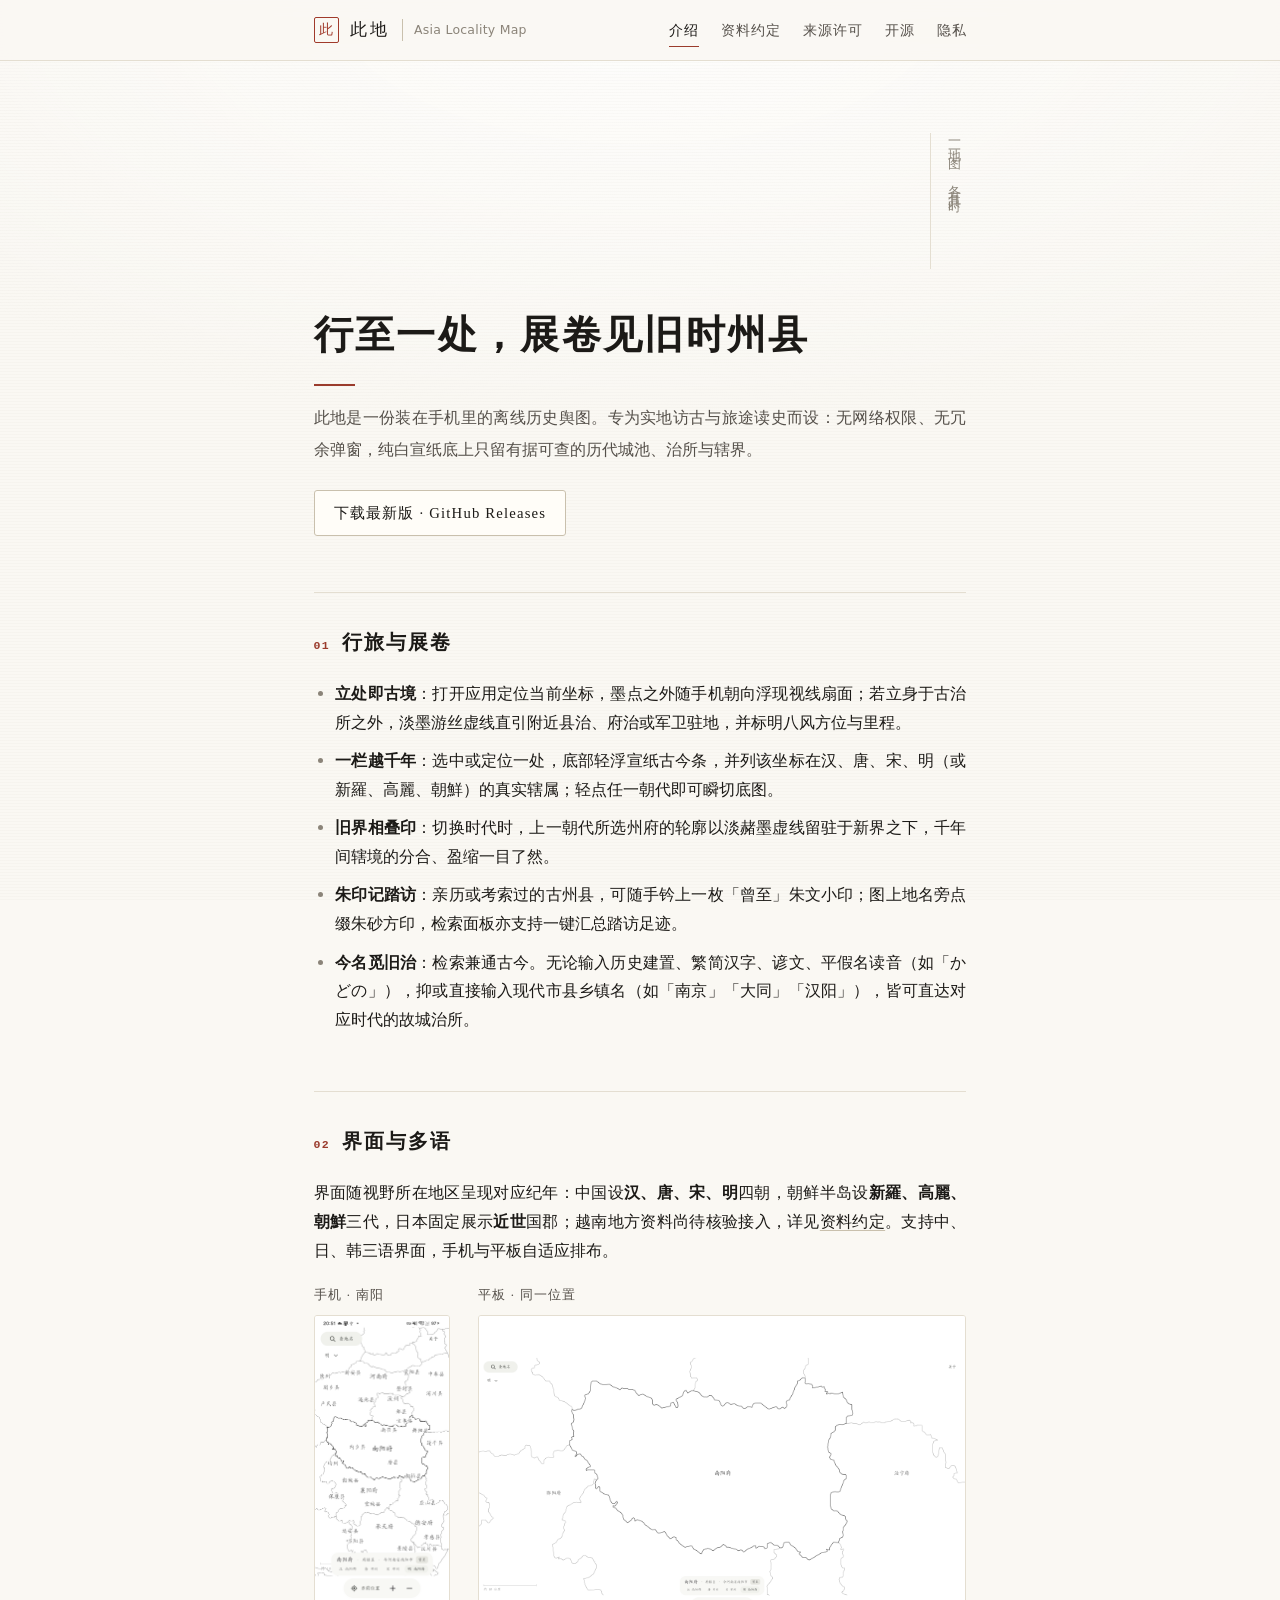
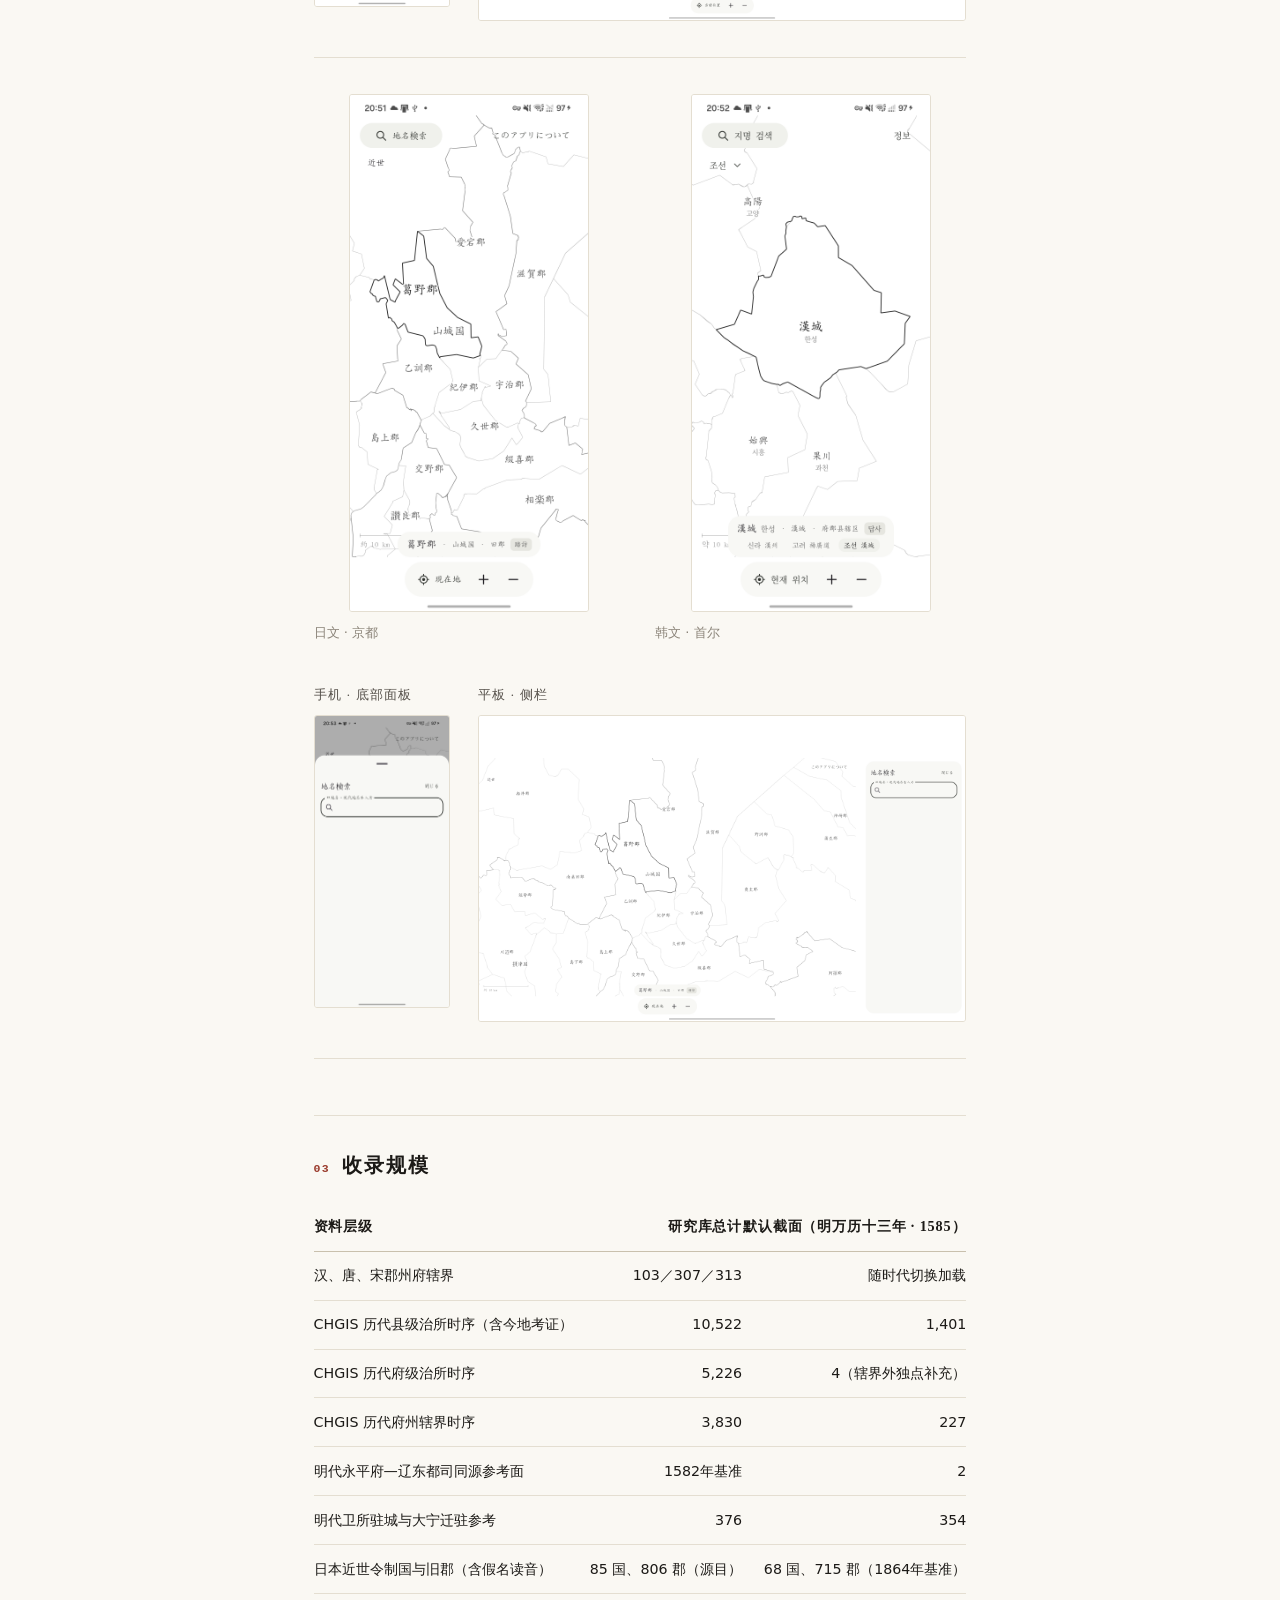
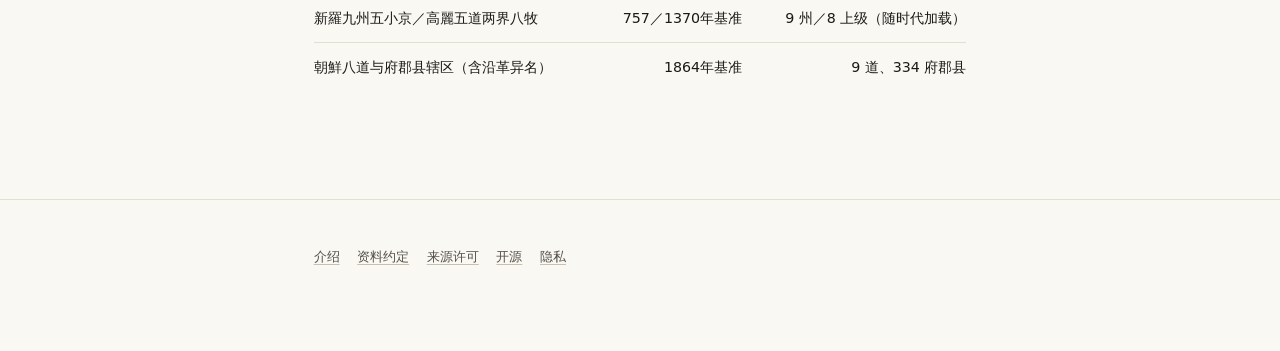
<file: docs/index.html>
<!DOCTYPE html>
<html lang="zh-Hans">
<head>
<meta charset="utf-8">
<meta name="viewport" content="width=device-width, initial-scale=1">
<title>此地 · Asia Locality Map</title>
<meta name="description" content="Android 离线历史地图应用。定位到当前位置，直接浏览当地的历史底图。支持中、日、韩界面。">
<meta property="og:type" content="website">
<meta property="og:site_name" content="此地 · Asia Locality Map">
<meta property="og:title" content="此地 · Asia Locality Map — 行至一处，展卷见旧时州县">
<meta property="og:description" content="Android 离线历史地图应用。无网络权限、宣纸墨线底图、古今沿革一栏可切，支持中、日、韩三语界面。">
<meta property="og:url" content="https://map.locality.asia/">
<meta property="og:image" content="https://map.locality.asia/assets/og-preview.png">
<meta property="og:image:width" content="1200">
<meta property="og:image:height" content="630">
<meta name="twitter:card" content="summary_large_image">
<meta name="twitter:title" content="此地 · Asia Locality Map — 行至一处，展卷见旧时州县">
<meta name="twitter:description" content="Android 离线历史地图应用。无网络权限、宣纸墨线底图、古今沿革一栏可切，支持中、日、韩三语界面。">
<meta name="twitter:image" content="https://map.locality.asia/assets/og-preview.png">
<link rel="stylesheet" href="assets/style.css">
</head>
<body>

<header class="site-header">
  <div class="wrap">
    <a class="brand" href="index.html">
      <span class="seal" aria-hidden="true">此</span>
      <span class="brand-text">此地</span>
      <span class="brand-sub">Asia Locality Map</span>
    </a>
    <nav class="site-nav">
      <a href="index.html" aria-current="page">介绍</a>
      <a href="product.html">资料约定</a>
      <a href="data-rights.html">来源许可</a>
      <a href="open-source.html">开源</a>
      <a href="privacy.html">隐私</a>
    </nav>
  </div>
</header>

<main>
  <div class="wrap">

    <p class="vertical-mark" aria-hidden="true">一地一图 · 各有其时</p>

    <h1>行至一处，展卷见旧时州县</h1>
    <p class="lede">此地是一份装在手机里的离线历史舆图。专为实地访古与旅途读史而设：无网络权限、无冗余弹窗，纯白宣纸底上只留有据可查的历代城池、治所与辖界。</p>
    <p class="actions">
      <a class="action-btn" href="https://github.com/yihtseu/AsiaLocalityMap/releases/latest" target="_blank" rel="noopener noreferrer">下载最新版 · GitHub Releases</a>
    </p>

    <h2><span class="idx">01</span>行旅与展卷</h2>
    <ul>
      <li><strong>立处即古境</strong>：打开应用定位当前坐标，墨点之外随手机朝向浮现视线扇面；若立身于古治所之外，淡墨游丝虚线直引附近县治、府治或军卫驻地，并标明八风方位与里程。</li>
      <li><strong>一栏越千年</strong>：选中或定位一处，底部轻浮宣纸古今条，并列该坐标在汉、唐、宋、明（或新羅、高麗、朝鮮）的真实辖属；轻点任一朝代即可瞬切底图。</li>
      <li><strong>旧界相叠印</strong>：切换时代时，上一朝代所选州府的轮廓以淡赭墨虚线留驻于新界之下，千年间辖境的分合、盈缩一目了然。</li>
      <li><strong>朱印记踏访</strong>：亲历或考索过的古州县，可随手钤上一枚「曾至」朱文小印；图上地名旁点缀朱砂方印，检索面板亦支持一键汇总踏访足迹。</li>
      <li><strong>今名觅旧治</strong>：检索兼通古今。无论输入历史建置、繁简汉字、谚文、平假名读音（如「かどの」），抑或直接输入现代市县乡镇名（如「南京」「大同」「汉阳」），皆可直达对应时代的故城治所。</li>
    </ul>

    <h2><span class="idx">02</span>界面与多语</h2>
    <p>界面随视野所在地区呈现对应纪年：中国设<strong>汉、唐、宋、明</strong>四朝，朝鲜半岛设<strong>新羅、高麗、朝鮮</strong>三代，日本固定展示<strong>近世</strong>国郡；越南地方资料尚待核验接入，详见<a href="product.html">资料约定</a>。支持中、日、韩三语界面，手机与平板自适应排布。</p>

    <div class="device-pair">
      <figure class="phone-shot">
        <span class="device-tag">手机 · 南阳</span>
        <img src="assets/screenshots/phone-zh-Hans-map.png" alt="手机中文界面，地图停留在南阳附近，标注南阳县" loading="lazy">
      </figure>
      <figure>
        <span class="device-tag">平板 · 同一位置</span>
        <img src="assets/screenshots/tablet-zh-Hans-map.png" alt="平板中文界面，地图停留在南阳附近" loading="lazy">
      </figure>
    </div>

    <div class="shot-group">
      <figure class="phone-shot">
        <img src="assets/screenshots/phone-ja-map.png" alt="日文界面手机地图，京都" loading="lazy">
        <figcaption>日文 · 京都</figcaption>
      </figure>
      <figure class="phone-shot">
        <img src="assets/screenshots/phone-ko-map.png" alt="韩文界面手机地图，首尔" loading="lazy">
        <figcaption>韩文 · 首尔</figcaption>
      </figure>
    </div>

    <div class="device-pair">
      <figure class="phone-shot">
        <span class="device-tag">手机 · 底部面板</span>
        <img src="assets/screenshots/phone-ja-search.png" alt="手机日文界面，底部检索面板展开" loading="lazy">
      </figure>
      <figure>
        <span class="device-tag">平板 · 侧栏</span>
        <img src="assets/screenshots/tablet-ja-search.png" alt="平板日文界面，检索以侧栏展开" loading="lazy">
      </figure>
    </div>

    <h2><span class="idx">03</span>收录规模</h2>

    <div class="table-scroll">
      <table>
        <thead>
          <tr>
            <th>资料层级</th>
            <th class="num">研究库总计</th>
            <th class="num">默认截面（明万历十三年 · 1585）</th>
          </tr>
        </thead>
        <tbody>
          <tr><td>汉、唐、宋郡州府辖界</td><td class="num">103／307／313</td><td class="num">随时代切换加载</td></tr>
          <tr><td>CHGIS 历代县级治所时序（含今地考证）</td><td class="num">10,522</td><td class="num">1,401</td></tr>
          <tr><td>CHGIS 历代府级治所时序</td><td class="num">5,226</td><td class="num">4（辖界外独点补充）</td></tr>
          <tr><td>CHGIS 历代府州辖界时序</td><td class="num">3,830</td><td class="num">227</td></tr>
          <tr><td>明代永平府—辽东都司同源参考面</td><td class="num">1582年基准</td><td class="num">2</td></tr>
          <tr><td>明代卫所驻城与大宁迁驻参考</td><td class="num">376</td><td class="num">354</td></tr>
          <tr><td>日本近世令制国与旧郡（含假名读音）</td><td class="num">85 国、806 郡（源目）</td><td class="num">68 国、715 郡（1864年基准）</td></tr>
          <tr><td>新羅九州五小京／高麗五道两界八牧</td><td class="num">757／1370年基准</td><td class="num">9 州／8 上级（随时代加载）</td></tr>
          <tr><td>朝鮮八道与府郡县辖区（含沿革异名）</td><td class="num">1864年基准</td><td class="num">9 道、334 府郡县</td></tr>
        </tbody>
      </table>
    </div>

  </div>
</main>

<footer class="site-footer">
  <div class="wrap">
    <nav>
      <a href="index.html">介绍</a>
      <a href="product.html">资料约定</a>
      <a href="data-rights.html">来源许可</a>
      <a href="open-source.html">开源</a>
      <a href="privacy.html">隐私</a>
    </nav>
  </div>
</footer>

</body>
</html>
</file>
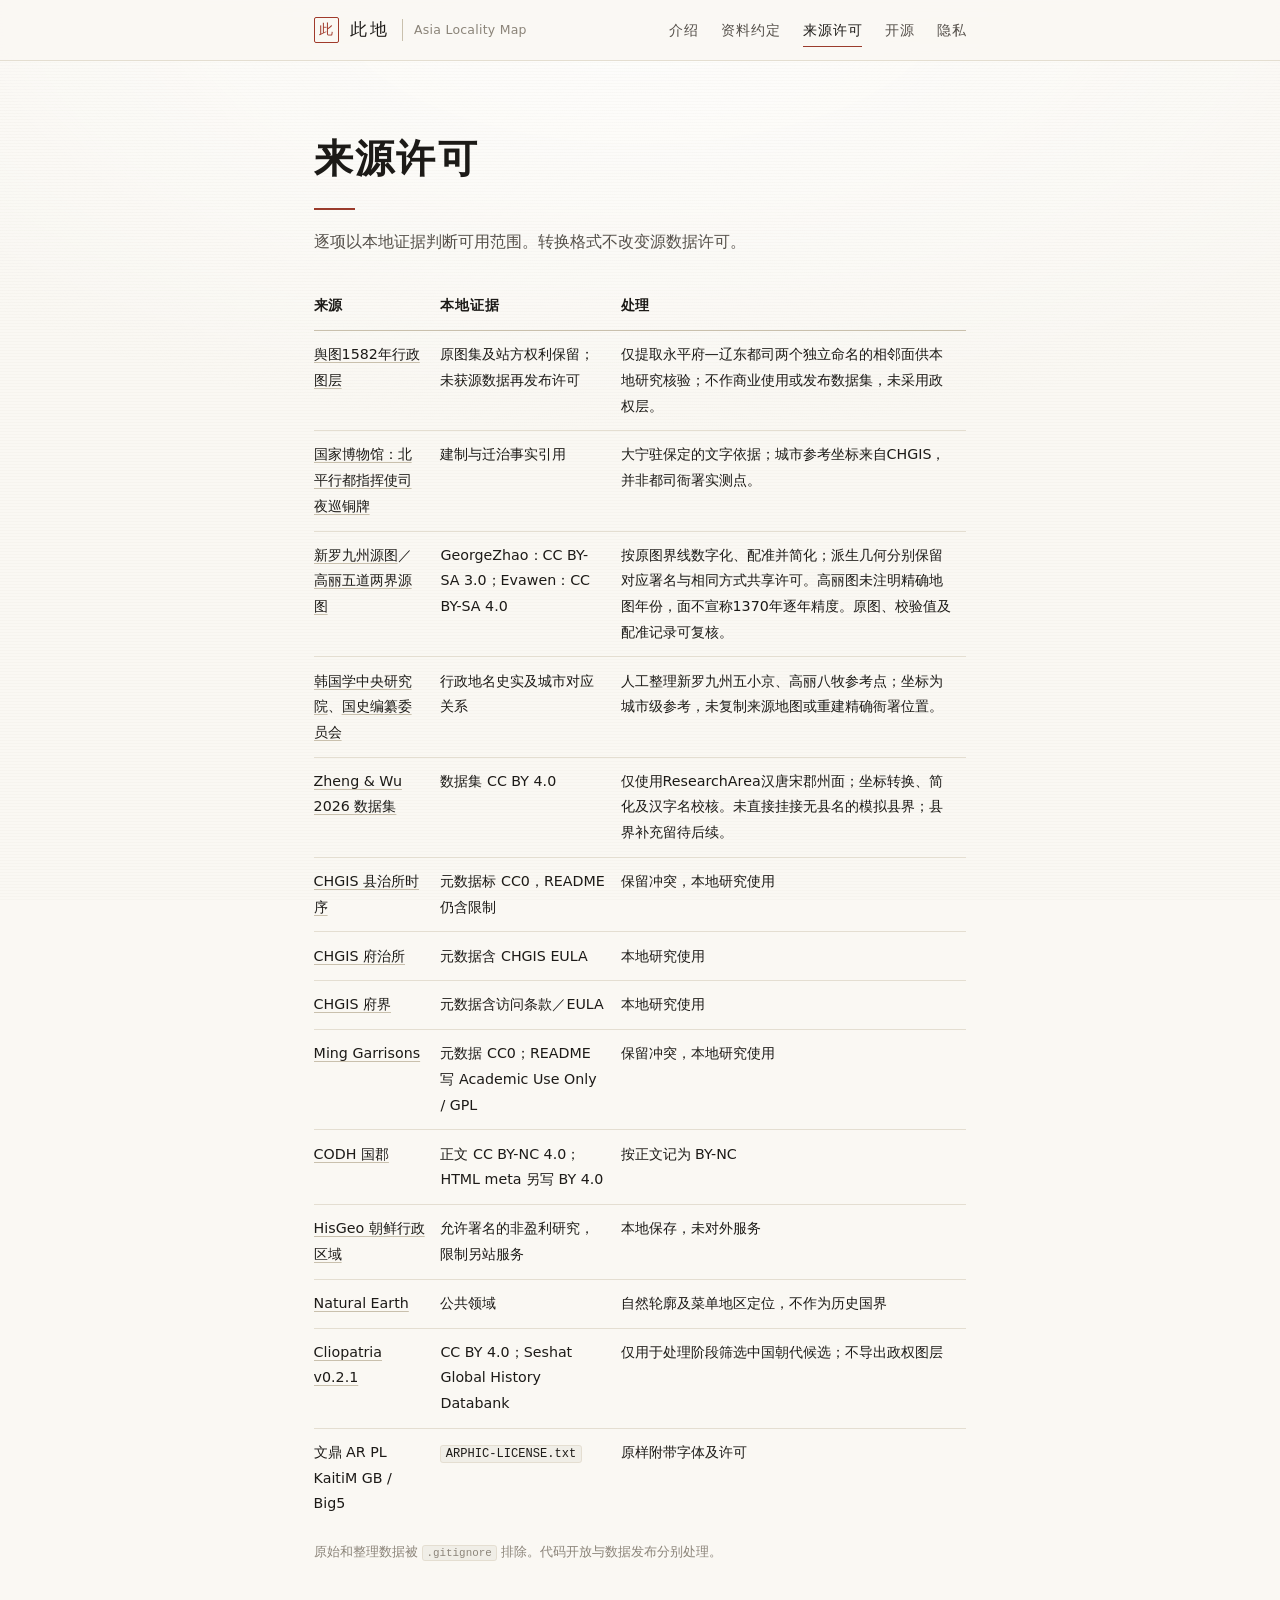
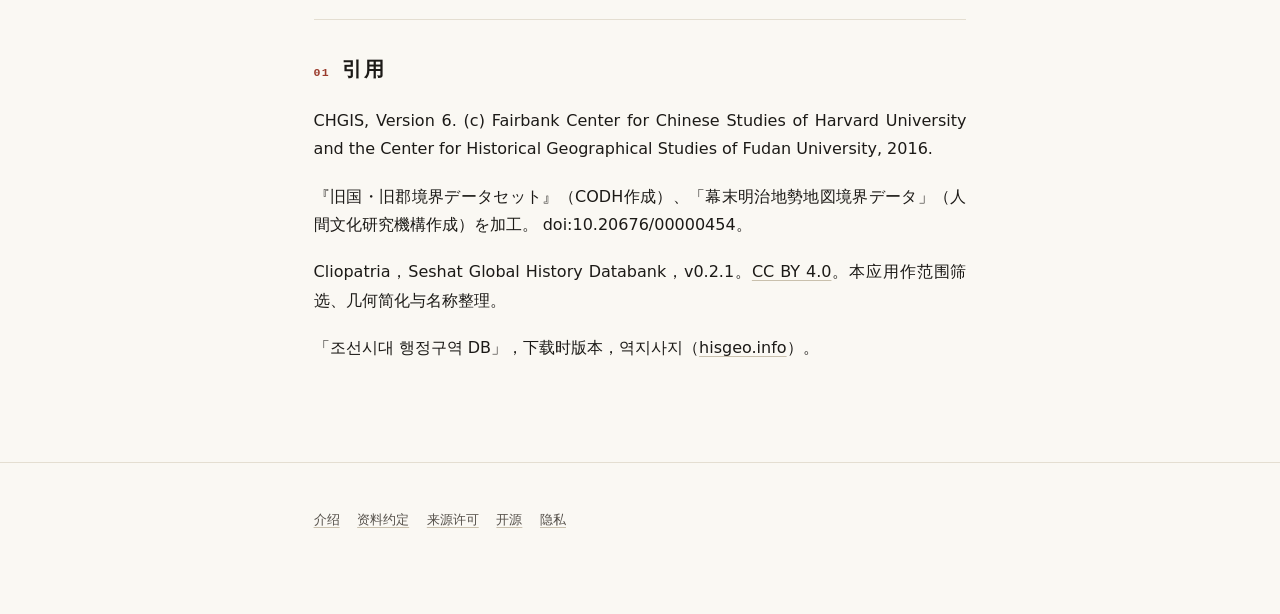
<file: docs/data-rights.html>
<!DOCTYPE html>
<html lang="zh-Hans">
<head>
<meta charset="utf-8">
<meta name="viewport" content="width=device-width, initial-scale=1">
<title>来源许可 — 此地 · Asia Locality Map</title>
<meta name="description" content="此地使用的历史地理数据逐项许可记录与引用格式。">
<meta property="og:type" content="website">
<meta property="og:site_name" content="此地 · Asia Locality Map">
<meta property="og:title" content="来源许可 — 此地 · Asia Locality Map">
<meta property="og:description" content="此地使用的历史地理数据逐项许可记录与引用格式。">
<meta property="og:url" content="https://map.locality.asia/data-rights.html">
<meta property="og:image" content="https://map.locality.asia/assets/og-preview.png">
<meta property="og:image:width" content="1200">
<meta property="og:image:height" content="630">
<meta name="twitter:card" content="summary_large_image">
<meta name="twitter:title" content="来源许可 — 此地 · Asia Locality Map">
<meta name="twitter:description" content="此地使用的历史地理数据逐项许可记录与引用格式。">
<meta name="twitter:image" content="https://map.locality.asia/assets/og-preview.png">
<link rel="stylesheet" href="assets/style.css">
</head>
<body>

<header class="site-header">
  <div class="wrap">
    <a class="brand" href="index.html">
      <span class="seal" aria-hidden="true">此</span>
      <span class="brand-text">此地</span>
      <span class="brand-sub">Asia Locality Map</span>
    </a>
    <nav class="site-nav">
      <a href="index.html">介绍</a>
      <a href="product.html">资料约定</a>
      <a href="data-rights.html" aria-current="page">来源许可</a>
      <a href="open-source.html">开源</a>
      <a href="privacy.html">隐私</a>
    </nav>
  </div>
</header>

<main>
  <div class="wrap">
    <h1>来源许可</h1>
    <p class="lede">逐项以本地证据判断可用范围。转换格式不改变源数据许可。</p>

    <div class="table-scroll">
      <table>
        <thead>
          <tr>
            <th>来源</th>
            <th>本地证据</th>
            <th>处理</th>
          </tr>
        </thead>
        <tbody>
          <tr><td><a href="https://geojsoncn.com/cn-historical-atlas/#f=ming">舆图1582年行政图层</a></td><td>原图集及站方权利保留；未获源数据再发布许可</td><td>仅提取永平府—辽东都司两个独立命名的相邻面供本地研究核验；不作商业使用或发布数据集，未采用政权层。</td></tr>
          <tr><td><a href="https://www.chnmuseum.cn/zp/zpml/csp/202008/t20200826_247448.shtml">国家博物馆：北平行都指挥使司夜巡铜牌</a></td><td>建制与迁治事实引用</td><td>大宁驻保定的文字依据；城市参考坐标来自CHGIS，并非都司衙署实测点。</td></tr>
          <tr><td><a href="https://commons.wikimedia.org/wiki/File:统一新罗图(Unified_Silla).jpg">新罗九州源图</a>／<a href="https://commons.wikimedia.org/wiki/File:高丽五道两界图.jpg">高丽五道两界源图</a></td><td>GeorgeZhao：CC BY-SA 3.0；Evawen：CC BY-SA 4.0</td><td>按原图界线数字化、配准并简化；派生几何分别保留对应署名与相同方式共享许可。高丽图未注明精确地图年份，面不宣称1370年逐年精度。原图、校验值及配准记录可复核。</td></tr>
          <tr><td><a href="https://encykorea.aks.ac.kr/Article/E0006042">韩国学中央研究院</a>、<a href="https://contents.history.go.kr/front/ta/webBook.do?levelId=ta_p51_0030_0020_0020_0010">国史编纂委员会</a></td><td>行政地名史实及城市对应关系</td><td>人工整理新罗九州五小京、高丽八牧参考点；坐标为城市级参考，未复制来源地图或重建精确衙署位置。</td></tr>
          <tr><td><a href="https://doi.org/10.6084/m9.figshare.30518417">Zheng &amp; Wu 2026 数据集</a></td><td>数据集 CC BY 4.0</td><td>仅使用ResearchArea汉唐宋郡州面；坐标转换、简化及汉字名校核。未直接挂接无县名的模拟县界；县界补充留待后续。</td></tr>
          <tr>
            <td><a href="https://doi.org/10.7910/DVN/Q9VOF5">CHGIS 县治所时序</a></td>
            <td>元数据标 CC0，README 仍含限制</td>
            <td>保留冲突，本地研究使用</td>
          </tr>
          <tr>
            <td><a href="https://doi.org/10.7910/DVN/WW1PD6">CHGIS 府治所</a></td>
            <td>元数据含 CHGIS EULA</td>
            <td>本地研究使用</td>
          </tr>
          <tr>
            <td><a href="https://doi.org/10.7910/DVN/I0Q7SM">CHGIS 府界</a></td>
            <td>元数据含访问条款／EULA</td>
            <td>本地研究使用</td>
          </tr>
          <tr>
            <td><a href="https://doi.org/10.7910/DVN/5RUXK8">Ming Garrisons</a></td>
            <td>元数据 CC0；README 写 Academic Use Only / GPL</td>
            <td>保留冲突，本地研究使用</td>
          </tr>
          <tr>
            <td><a href="https://geoshape.ex.nii.ac.jp/kg/">CODH 国郡</a></td>
            <td>正文 CC BY-NC 4.0；HTML meta 另写 BY 4.0</td>
            <td>按正文记为 BY-NC</td>
          </tr>
          <tr>
            <td><a href="https://www.hisgeo.info/wiki/%EC%A1%BC%EC%84%A0_%ED%96%89%EC%A0%95%EA%B3%84%EC%9C%A0_DB">HisGeo 朝鲜行政区域</a></td>
            <td>允许署名的非盈利研究，限制另站服务</td>
            <td>本地保存，未对外服务</td>
          </tr>
          <tr>
            <td><a href="https://www.naturalearthdata.com/about/terms-of-use/">Natural Earth</a></td>
            <td>公共领域</td>
            <td>自然轮廓及菜单地区定位，不作为历史国界</td>
          </tr>
          <tr>
            <td><a href="https://github.com/Seshat-Global-History-Databank/cliopatria/tree/v0.2.1">Cliopatria v0.2.1</a></td>
            <td>CC BY 4.0；Seshat Global History Databank</td>
            <td>仅用于处理阶段筛选中国朝代候选；不导出政权图层</td>
          </tr>
          <tr>
            <td>文鼎 AR PL KaitiM GB / Big5</td>
            <td><code>ARPHIC-LICENSE.txt</code></td>
            <td>原样附带字体及许可</td>
          </tr>
        </tbody>
        <caption>原始和整理数据被 <code>.gitignore</code> 排除。代码开放与数据发布分别处理。</caption>
      </table>
    </div>

    <h2><span class="idx">01</span>引用</h2>
    <p>
      CHGIS, Version 6. (c) Fairbank Center for Chinese Studies of Harvard University
      and the Center for Historical Geographical Studies of Fudan University, 2016.
    </p>
    <p>
      『旧国・旧郡境界データセット』（CODH作成）、「幕末明治地勢地図境界データ」（人間文化研究機構作成）を加工。
      doi:10.20676/00000454。
    </p>
    <p>Cliopatria，Seshat Global History Databank，v0.2.1。<a href="https://creativecommons.org/licenses/by/4.0/">CC BY 4.0</a>。本应用作范围筛选、几何简化与名称整理。</p>
    <p>「조선시대 행정구역 DB」，下载时版本，역지사지（<a href="https://www.hisgeo.info">hisgeo.info</a>）。</p>

  </div>
</main>

<footer class="site-footer">
  <div class="wrap">
    <nav>
      <a href="index.html">介绍</a>
      <a href="product.html">资料约定</a>
      <a href="data-rights.html">来源许可</a>
      <a href="open-source.html">开源</a>
      <a href="privacy.html">隐私</a>
    </nav>
  </div>
</footer>

</body>
</html>
</file>
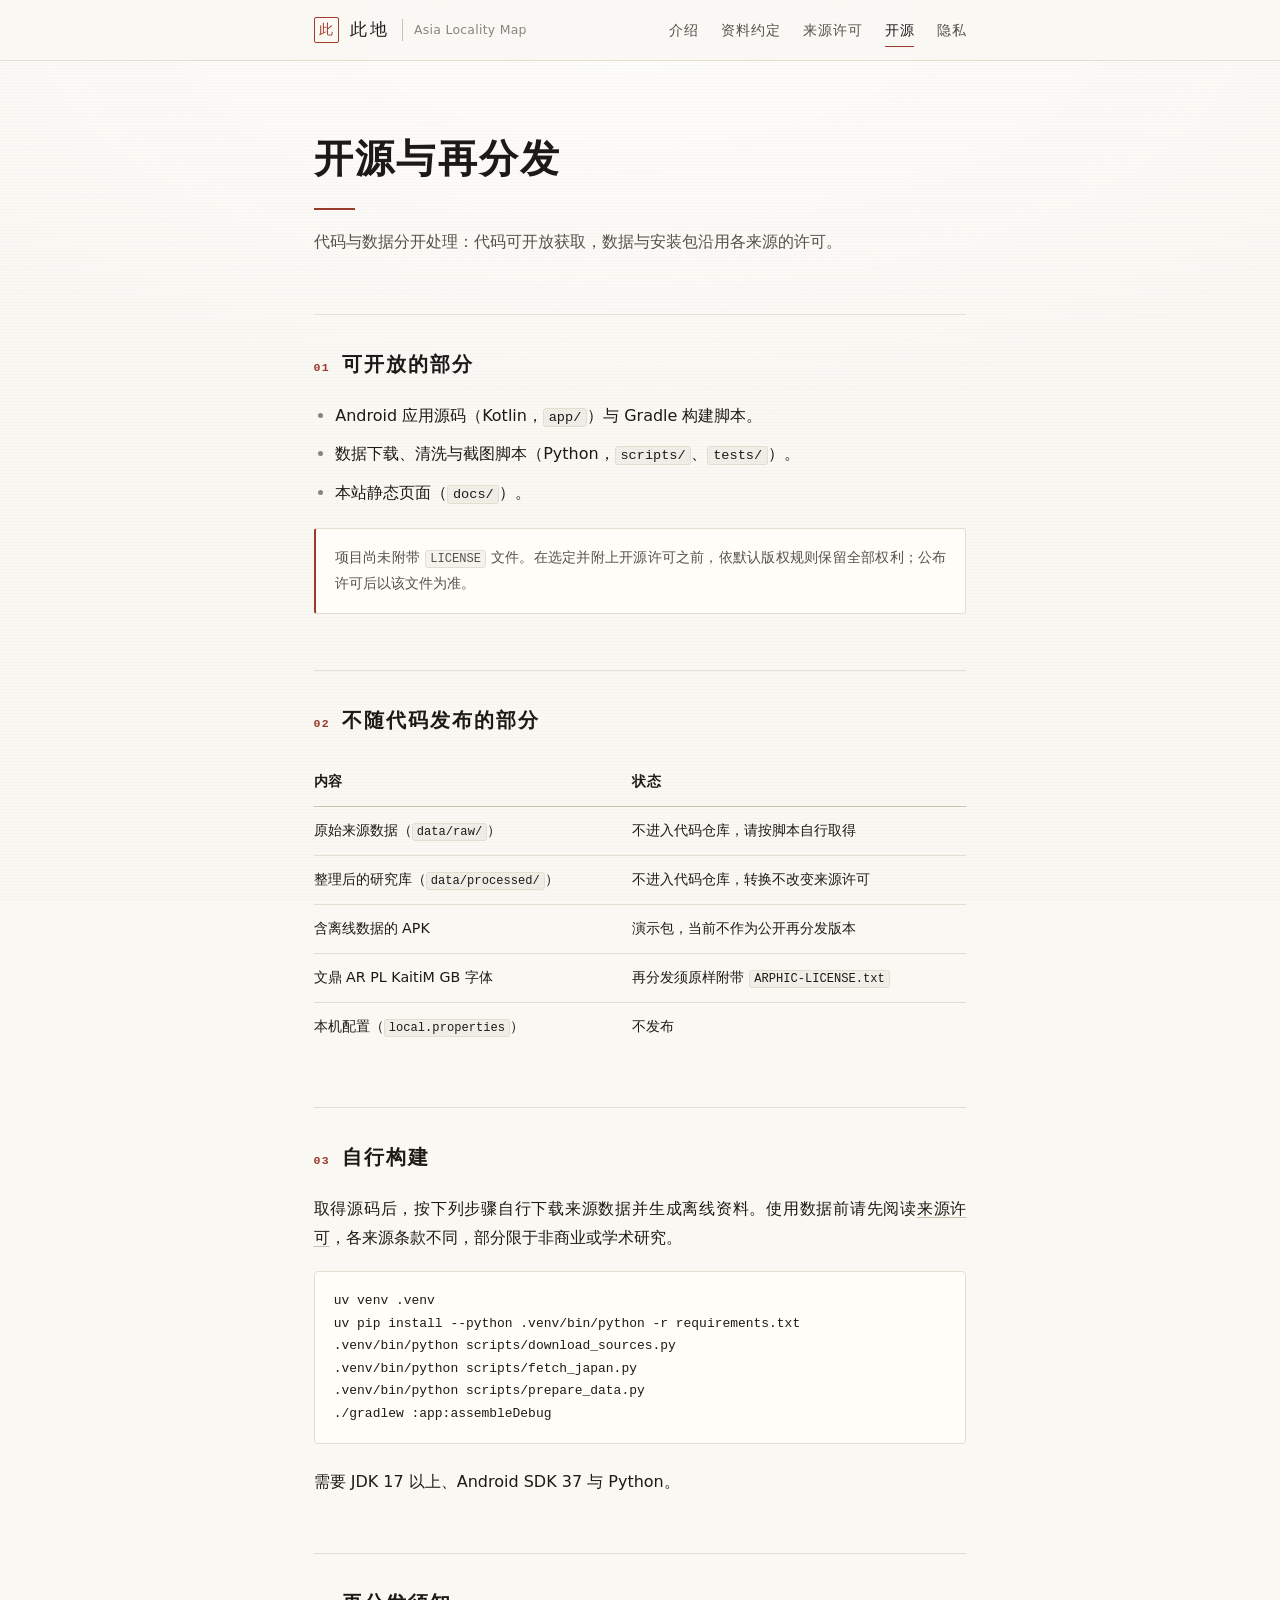
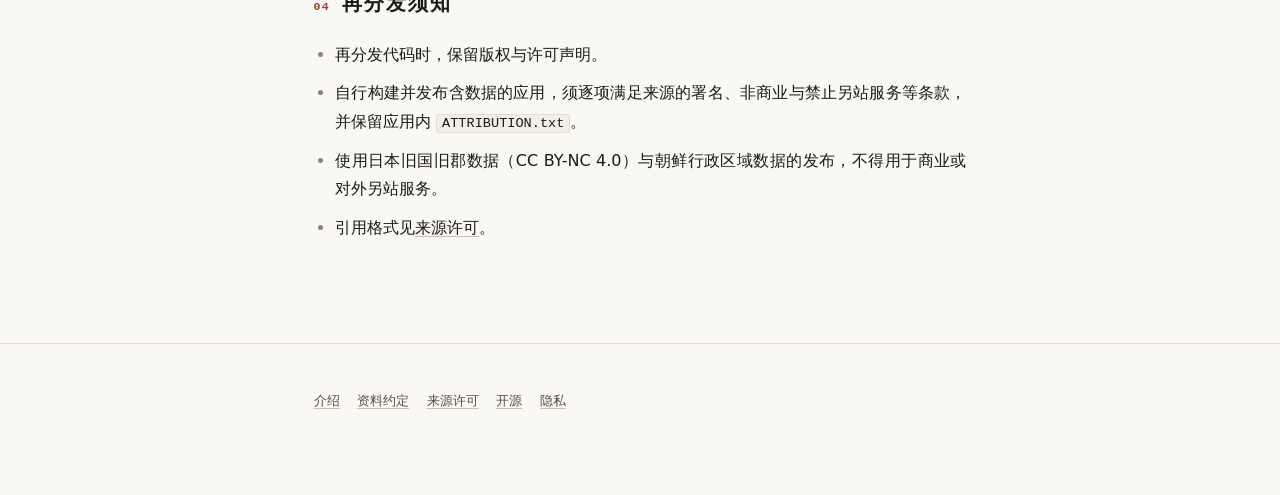
<file: docs/open-source.html>
<!DOCTYPE html>
<html lang="zh-Hans">
<head>
<meta charset="utf-8">
<meta name="viewport" content="width=device-width, initial-scale=1">
<title>开源与再分发 — 此地 · Asia Locality Map</title>
<meta name="description" content="此地代码的开放范围，以及数据、字体与安装包的再分发限制。">
<meta property="og:type" content="website">
<meta property="og:site_name" content="此地 · Asia Locality Map">
<meta property="og:title" content="开源与再分发 — 此地 · Asia Locality Map">
<meta property="og:description" content="此地代码的开放范围，以及数据、字体与安装包的再分发限制。">
<meta property="og:url" content="https://map.locality.asia/open-source.html">
<meta property="og:image" content="https://map.locality.asia/assets/og-preview.png">
<meta property="og:image:width" content="1200">
<meta property="og:image:height" content="630">
<meta name="twitter:card" content="summary_large_image">
<meta name="twitter:title" content="开源与再分发 — 此地 · Asia Locality Map">
<meta name="twitter:description" content="此地代码的开放范围，以及数据、字体与安装包的再分发限制。">
<meta name="twitter:image" content="https://map.locality.asia/assets/og-preview.png">
<link rel="stylesheet" href="assets/style.css">
</head>
<body>

<header class="site-header">
  <div class="wrap">
    <a class="brand" href="index.html">
      <span class="seal" aria-hidden="true">此</span>
      <span class="brand-text">此地</span>
      <span class="brand-sub">Asia Locality Map</span>
    </a>
    <nav class="site-nav">
      <a href="index.html">介绍</a>
      <a href="product.html">资料约定</a>
      <a href="data-rights.html">来源许可</a>
      <a href="open-source.html" aria-current="page">开源</a>
      <a href="privacy.html">隐私</a>
    </nav>
  </div>
</header>

<main>
  <div class="wrap">
    <h1>开源与再分发</h1>
    <p class="lede">代码与数据分开处理：代码可开放获取，数据与安装包沿用各来源的许可。</p>

    <h2><span class="idx">01</span>可开放的部分</h2>
    <ul>
      <li>Android 应用源码（Kotlin，<code>app/</code>）与 Gradle 构建脚本。</li>
      <li>数据下载、清洗与截图脚本（Python，<code>scripts/</code>、<code>tests/</code>）。</li>
      <li>本站静态页面（<code>docs/</code>）。</li>
    </ul>
    <div class="note">
      <p>项目尚未附带 <code>LICENSE</code> 文件。在选定并附上开源许可之前，依默认版权规则保留全部权利；公布许可后以该文件为准。</p>
    </div>

    <h2><span class="idx">02</span>不随代码发布的部分</h2>
    <div class="table-scroll">
      <table>
        <thead>
          <tr><th>内容</th><th>状态</th></tr>
        </thead>
        <tbody>
          <tr><td>原始来源数据（<code>data/raw/</code>）</td><td>不进入代码仓库，请按脚本自行取得</td></tr>
          <tr><td>整理后的研究库（<code>data/processed/</code>）</td><td>不进入代码仓库，转换不改变来源许可</td></tr>
          <tr><td>含离线数据的 APK</td><td>演示包，当前不作为公开再分发版本</td></tr>
          <tr><td>文鼎 AR PL KaitiM GB 字体</td><td>再分发须原样附带 <code>ARPHIC-LICENSE.txt</code></td></tr>
          <tr><td>本机配置（<code>local.properties</code>）</td><td>不发布</td></tr>
        </tbody>
      </table>
    </div>

    <h2><span class="idx">03</span>自行构建</h2>
    <p>取得源码后，按下列步骤自行下载来源数据并生成离线资料。使用数据前请先阅读<a href="data-rights.html">来源许可</a>，各来源条款不同，部分限于非商业或学术研究。</p>
    <pre><code>uv venv .venv
uv pip install --python .venv/bin/python -r requirements.txt
.venv/bin/python scripts/download_sources.py
.venv/bin/python scripts/fetch_japan.py
.venv/bin/python scripts/prepare_data.py
./gradlew :app:assembleDebug</code></pre>
    <p>需要 JDK 17 以上、Android SDK 37 与 Python。</p>

    <h2><span class="idx">04</span>再分发须知</h2>
    <ul>
      <li>再分发代码时，保留版权与许可声明。</li>
      <li>自行构建并发布含数据的应用，须逐项满足来源的署名、非商业与禁止另站服务等条款，并保留应用内 <code>ATTRIBUTION.txt</code>。</li>
      <li>使用日本旧国旧郡数据（CC BY-NC 4.0）与朝鲜行政区域数据的发布，不得用于商业或对外另站服务。</li>
      <li>引用格式见<a href="data-rights.html">来源许可</a>。</li>
    </ul>
  </div>
</main>

<footer class="site-footer">
  <div class="wrap">
    <nav>
      <a href="index.html">介绍</a>
      <a href="product.html">资料约定</a>
      <a href="data-rights.html">来源许可</a>
      <a href="open-source.html">开源</a>
      <a href="privacy.html">隐私</a>
    </nav>
  </div>
</footer>

</body>
</html>
</file>
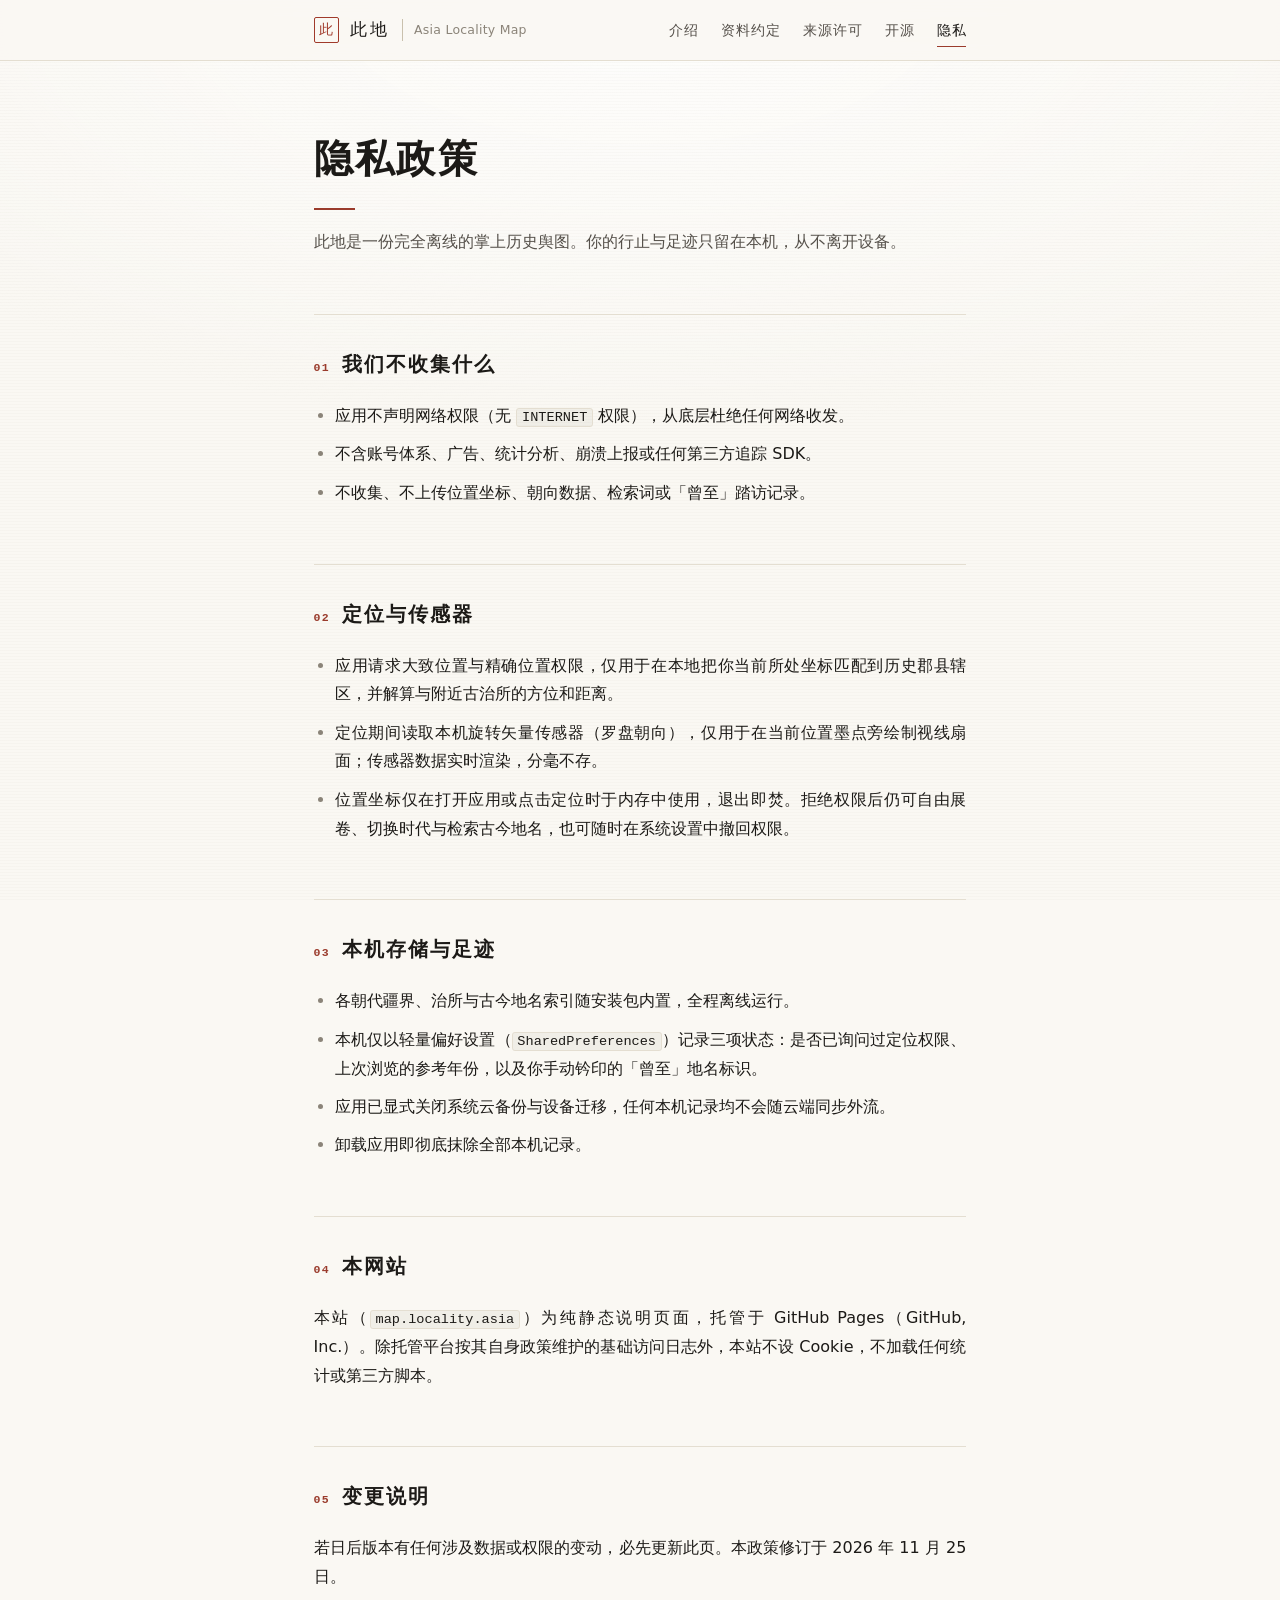
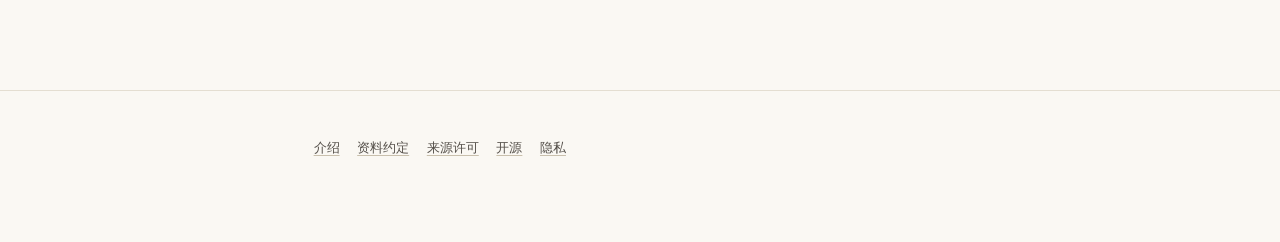
<file: docs/privacy.html>
<!DOCTYPE html>
<html lang="zh-Hans">
<head>
<meta charset="utf-8">
<meta name="viewport" content="width=device-width, initial-scale=1">
<title>隐私政策 — 此地 · Asia Locality Map</title>
<meta name="description" content="此地不联网、不收集、不上传：定位仅在本机用于匹配历史地名。">
<meta property="og:type" content="website">
<meta property="og:site_name" content="此地 · Asia Locality Map">
<meta property="og:title" content="隐私政策 — 此地 · Asia Locality Map">
<meta property="og:description" content="此地不联网、不收集、不上传：定位仅在本机用于匹配历史地名。">
<meta property="og:url" content="https://map.locality.asia/privacy.html">
<meta property="og:image" content="https://map.locality.asia/assets/og-preview.png">
<meta property="og:image:width" content="1200">
<meta property="og:image:height" content="630">
<meta name="twitter:card" content="summary_large_image">
<meta name="twitter:title" content="隐私政策 — 此地 · Asia Locality Map">
<meta name="twitter:description" content="此地不联网、不收集、不上传：定位仅在本机用于匹配历史地名。">
<meta name="twitter:image" content="https://map.locality.asia/assets/og-preview.png">
<link rel="stylesheet" href="assets/style.css">
</head>
<body>

<header class="site-header">
  <div class="wrap">
    <a class="brand" href="index.html">
      <span class="seal" aria-hidden="true">此</span>
      <span class="brand-text">此地</span>
      <span class="brand-sub">Asia Locality Map</span>
    </a>
    <nav class="site-nav">
      <a href="index.html">介绍</a>
      <a href="product.html">资料约定</a>
      <a href="data-rights.html">来源许可</a>
      <a href="open-source.html">开源</a>
      <a href="privacy.html" aria-current="page">隐私</a>
    </nav>
  </div>
</header>

<main>
  <div class="wrap">
    <h1>隐私政策</h1>
    <p class="lede">此地是一份完全离线的掌上历史舆图。你的行止与足迹只留在本机，从不离开设备。</p>

    <h2><span class="idx">01</span>我们不收集什么</h2>
    <ul>
      <li>应用不声明网络权限（无 <code>INTERNET</code> 权限），从底层杜绝任何网络收发。</li>
      <li>不含账号体系、广告、统计分析、崩溃上报或任何第三方追踪 SDK。</li>
      <li>不收集、不上传位置坐标、朝向数据、检索词或「曾至」踏访记录。</li>
    </ul>

    <h2><span class="idx">02</span>定位与传感器</h2>
    <ul>
      <li>应用请求大致位置与精确位置权限，仅用于在本地把你当前所处坐标匹配到历史郡县辖区，并解算与附近古治所的方位和距离。</li>
      <li>定位期间读取本机旋转矢量传感器（罗盘朝向），仅用于在当前位置墨点旁绘制视线扇面；传感器数据实时渲染，分毫不存。</li>
      <li>位置坐标仅在打开应用或点击定位时于内存中使用，退出即焚。拒绝权限后仍可自由展卷、切换时代与检索古今地名，也可随时在系统设置中撤回权限。</li>
    </ul>

    <h2><span class="idx">03</span>本机存储与足迹</h2>
    <ul>
      <li>各朝代疆界、治所与古今地名索引随安装包内置，全程离线运行。</li>
      <li>本机仅以轻量偏好设置（<code>SharedPreferences</code>）记录三项状态：是否已询问过定位权限、上次浏览的参考年份，以及你手动钤印的「曾至」地名标识。</li>
      <li>应用已显式关闭系统云备份与设备迁移，任何本机记录均不会随云端同步外流。</li>
      <li>卸载应用即彻底抹除全部本机记录。</li>
    </ul>

    <h2><span class="idx">04</span>本网站</h2>
    <p>本站（<code>map.locality.asia</code>）为纯静态说明页面，托管于 GitHub Pages（GitHub, Inc.）。除托管平台按其自身政策维护的基础访问日志外，本站不设 Cookie，不加载任何统计或第三方脚本。</p>

    <h2><span class="idx">05</span>变更说明</h2>
    <p>若日后版本有任何涉及数据或权限的变动，必先更新此页。本政策修订于 2026 年 11 月 25 日。</p>
  </div>
</main>

<footer class="site-footer">
  <div class="wrap">
    <nav>
      <a href="index.html">介绍</a>
      <a href="product.html">资料约定</a>
      <a href="data-rights.html">来源许可</a>
      <a href="open-source.html">开源</a>
      <a href="privacy.html">隐私</a>
    </nav>
  </div>
</footer>

</body>
</html>
</file>
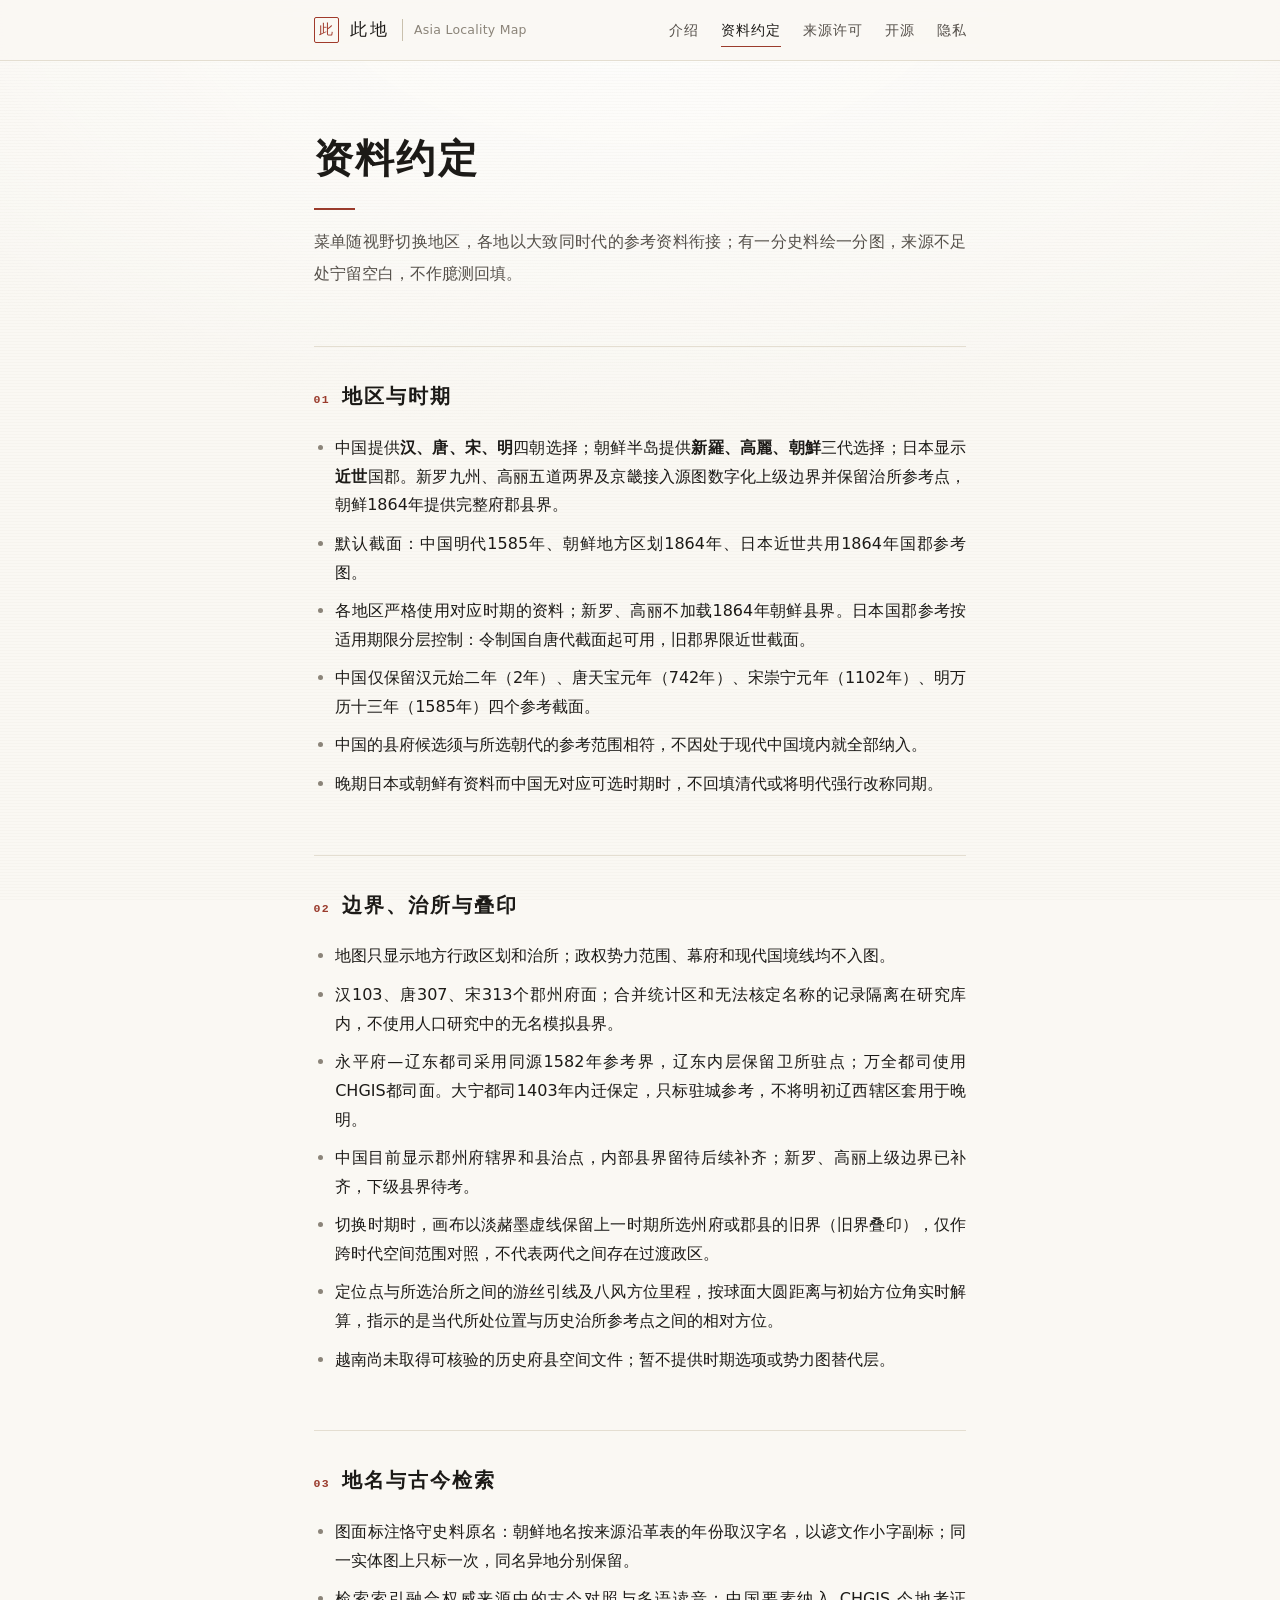
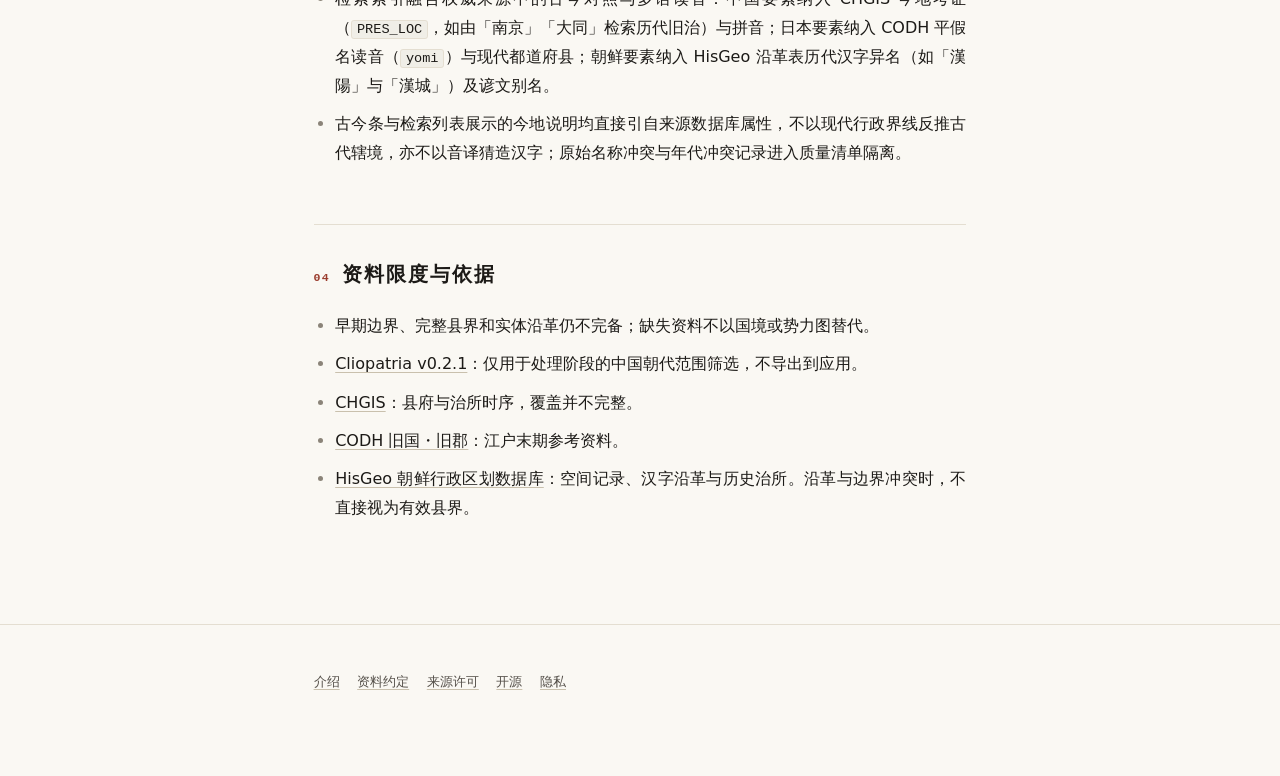
<file: docs/product.html>
<!DOCTYPE html>
<html lang="zh-Hans">
<head>
<meta charset="utf-8">
<meta name="viewport" content="width=device-width, initial-scale=1">
<title>资料约定 — 此地 · Asia Locality Map</title>
<meta name="description" content="此地的历史口径、地区取舍与待校核问题。">
<meta property="og:type" content="website">
<meta property="og:site_name" content="此地 · Asia Locality Map">
<meta property="og:title" content="资料约定 — 此地 · Asia Locality Map">
<meta property="og:description" content="此地的历史口径、地区取舍与待校核问题。">
<meta property="og:url" content="https://map.locality.asia/product.html">
<meta property="og:image" content="https://map.locality.asia/assets/og-preview.png">
<meta property="og:image:width" content="1200">
<meta property="og:image:height" content="630">
<meta name="twitter:card" content="summary_large_image">
<meta name="twitter:title" content="资料约定 — 此地 · Asia Locality Map">
<meta name="twitter:description" content="此地的历史口径、地区取舍与待校核问题。">
<meta name="twitter:image" content="https://map.locality.asia/assets/og-preview.png">
<link rel="stylesheet" href="assets/style.css">
</head>
<body>

<header class="site-header">
  <div class="wrap">
    <a class="brand" href="index.html">
      <span class="seal" aria-hidden="true">此</span>
      <span class="brand-text">此地</span>
      <span class="brand-sub">Asia Locality Map</span>
    </a>
    <nav class="site-nav">
      <a href="index.html">介绍</a>
      <a href="product.html" aria-current="page">资料约定</a>
      <a href="data-rights.html">来源许可</a>
      <a href="open-source.html">开源</a>
      <a href="privacy.html">隐私</a>
    </nav>
  </div>
</header>

<main>
  <div class="wrap">
    <h1>资料约定</h1>
    <p class="lede">菜单随视野切换地区，各地以大致同时代的参考资料衔接；有一分史料绘一分图，来源不足处宁留空白，不作臆测回填。</p>

    <h2><span class="idx">01</span>地区与时期</h2>
    <ul>
      <li>中国提供<strong>汉、唐、宋、明</strong>四朝选择；朝鲜半岛提供<strong>新羅、高麗、朝鮮</strong>三代选择；日本显示<strong>近世</strong>国郡。新罗九州、高丽五道两界及京畿接入源图数字化上级边界并保留治所参考点，朝鲜1864年提供完整府郡县界。</li>
      <li>默认截面：中国明代1585年、朝鲜地方区划1864年、日本近世共用1864年国郡参考图。</li>
      <li>各地区严格使用对应时期的资料；新罗、高丽不加载1864年朝鲜县界。日本国郡参考按适用期限分层控制：令制国自唐代截面起可用，旧郡界限近世截面。</li>
      <li>中国仅保留汉元始二年（2年）、唐天宝元年（742年）、宋崇宁元年（1102年）、明万历十三年（1585年）四个参考截面。</li>
      <li>中国的县府候选须与所选朝代的参考范围相符，不因处于现代中国境内就全部纳入。</li>
      <li>晚期日本或朝鲜有资料而中国无对应可选时期时，不回填清代或将明代强行改称同期。</li>
    </ul>

    <h2><span class="idx">02</span>边界、治所与叠印</h2>
    <ul>
      <li>地图只显示地方行政区划和治所；政权势力范围、幕府和现代国境线均不入图。</li>
      <li>汉103、唐307、宋313个郡州府面；合并统计区和无法核定名称的记录隔离在研究库内，不使用人口研究中的无名模拟县界。</li>
      <li>永平府—辽东都司采用同源1582年参考界，辽东内层保留卫所驻点；万全都司使用CHGIS都司面。大宁都司1403年内迁保定，只标驻城参考，不将明初辽西辖区套用于晚明。</li>
      <li>中国目前显示郡州府辖界和县治点，内部县界留待后续补齐；新罗、高丽上级边界已补齐，下级县界待考。</li>
      <li>切换时期时，画布以淡赭墨虚线保留上一时期所选州府或郡县的旧界（旧界叠印），仅作跨时代空间范围对照，不代表两代之间存在过渡政区。</li>
      <li>定位点与所选治所之间的游丝引线及八风方位里程，按球面大圆距离与初始方位角实时解算，指示的是当代所处位置与历史治所参考点之间的相对方位。</li>
      <li>越南尚未取得可核验的历史府县空间文件；暂不提供时期选项或势力图替代层。</li>
    </ul>

    <h2><span class="idx">03</span>地名与古今检索</h2>
    <ul>
      <li>图面标注恪守史料原名：朝鲜地名按来源沿革表的年份取汉字名，以谚文作小字副标；同一实体图上只标一次，同名异地分别保留。</li>
      <li>检索索引融合权威来源中的古今对照与多语读音：中国要素纳入 CHGIS 今地考证（<code>PRES_LOC</code>，如由「南京」「大同」检索历代旧治）与拼音；日本要素纳入 CODH 平假名读音（<code>yomi</code>）与现代都道府县；朝鲜要素纳入 HisGeo 沿革表历代汉字异名（如「漢陽」与「漢城」）及谚文别名。</li>
      <li>古今条与检索列表展示的今地说明均直接引自来源数据库属性，不以现代行政界线反推古代辖境，亦不以音译猜造汉字；原始名称冲突与年代冲突记录进入质量清单隔离。</li>
    </ul>

    <h2><span class="idx">04</span>资料限度与依据</h2>
    <ul>
      <li>早期边界、完整县界和实体沿革仍不完备；缺失资料不以国境或势力图替代。</li>
      <li><a href="https://github.com/Seshat-Global-History-Databank/cliopatria/tree/v0.2.1">Cliopatria v0.2.1</a>：仅用于处理阶段的中国朝代范围筛选，不导出到应用。</li>
      <li><a href="https://chgis.fas.harvard.edu/pages/intro/">CHGIS</a>：县府与治所时序，覆盖并不完整。</li>
      <li><a href="https://geoshape.ex.nii.ac.jp/kg/index.html.ja">CODH 旧国・旧郡</a>：江户末期参考资料。</li>
      <li><a href="https://www.hisgeo.info/wiki/조선_행정구역_DB">HisGeo 朝鲜行政区划数据库</a>：空间记录、汉字沿革与历史治所。沿革与边界冲突时，不直接视为有效县界。</li>
    </ul>

  </div>
</main>

<footer class="site-footer">
  <div class="wrap">
    <nav>
      <a href="index.html">介绍</a>
      <a href="product.html">资料约定</a>
      <a href="data-rights.html">来源许可</a>
      <a href="open-source.html">开源</a>
      <a href="privacy.html">隐私</a>
    </nav>
  </div>
</footer>

</body>
</html>
</file>
<file: docs/assets/style.css>
/* 此地 · Asia Locality Map — 文档站点
   现代版式 + 古风气质：宣纸底、墨色字、宋体标题、朱砂细节点缀。
   不用插图与彩色块，留白与细线承担层级。 */

:root {
  /* 墨与纸 */
  --paper: #faf8f3;
  --paper-raised: #fffdf8;
  --ink: #1c1a17;
  --ink-soft: #55504a;
  --ink-faint: #8b8479;
  --line: #e4ded1;
  --line-strong: #c9c0ad;
  --cinnabar: #9a3b2c; /* 朱砂，仅作点睛 */
  --seal: #a03a2b;

  --measure: 44rem;
  --font-serif: "Songti SC", "Source Han Serif SC", "Noto Serif CJK SC",
    "STSong", "Times New Roman", Georgia, serif;
  --font-sans: "PingFang SC", "Hiragino Sans GB", "Noto Sans CJK SC",
    "Microsoft YaHei", system-ui, -apple-system, "Segoe UI", sans-serif;
  --font-mono: "SF Mono", "JetBrains Mono", Menlo, Consolas, monospace;
}

* {
  box-sizing: border-box;
}

html {
  scroll-behavior: smooth;
  scroll-padding-top: 5.5rem;
  -webkit-text-size-adjust: 100%;
}

body {
  margin: 0;
  background: var(--paper);
  color: var(--ink);
  font-family: var(--font-sans);
  font-size: 16px;
  line-height: 1.8;
  -webkit-font-smoothing: antialiased;
}

/* 极淡的纸纹：两层重复渐变，不用图片 */
body::before {
  content: "";
  position: fixed;
  inset: 0;
  z-index: -1;
  pointer-events: none;
  background-image: repeating-linear-gradient(
      0deg,
      rgba(120, 110, 92, 0.028) 0 1px,
      transparent 1px 3px
    ),
    radial-gradient(
      120% 80% at 50% 0%,
      rgba(255, 255, 255, 0.75),
      transparent 60%
    );
}

.wrap {
  max-width: var(--measure);
  margin: 0 auto;
  padding: 0 1.6rem;
}

/* ---------- 页头 ---------- */

.site-header {
  position: sticky;
  top: 0;
  z-index: 20;
  background: rgba(250, 248, 243, 0.9);
  backdrop-filter: saturate(140%) blur(10px);
  border-bottom: 1px solid var(--line);
}

.site-header .wrap {
  display: flex;
  align-items: center;
  justify-content: space-between;
  gap: 1.5rem;
  min-height: 3.75rem;
}

.brand {
  display: flex;
  align-items: center;
  gap: 0.7rem;
  text-decoration: none;
  color: var(--ink);
}

/* 印章：细边方框，模拟钤印 */
.seal {
  display: inline-grid;
  place-items: center;
  width: 1.6rem;
  height: 1.6rem;
  border: 1px solid var(--seal);
  border-radius: 2px;
  color: var(--seal);
  font-family: var(--font-serif);
  font-size: 0.85rem;
  line-height: 1;
  padding-bottom: 0.05em;
  flex: none;
}

.brand-text {
  font-family: var(--font-serif);
  font-size: 1.05rem;
  letter-spacing: 0.14em;
  white-space: nowrap;
}

.brand-sub {
  font-family: var(--font-sans);
  font-size: 0.78rem;
  letter-spacing: 0.02em;
  color: var(--ink-faint);
  white-space: nowrap;
  padding-left: 0.7rem;
  margin-left: 0.1rem;
  border-left: 1px solid var(--line-strong);
}

.site-nav {
  display: flex;
  gap: 1.4rem;
  font-size: 0.85rem;
}

.site-nav a {
  position: relative;
  color: var(--ink-soft);
  text-decoration: none;
  letter-spacing: 0.06em;
  padding: 0.2rem 0;
}

.site-nav a::after {
  content: "";
  position: absolute;
  left: 0;
  right: 0;
  bottom: -0.1rem;
  height: 1px;
  background: var(--cinnabar);
  transform: scaleX(0);
  transform-origin: left;
  transition: transform 0.22s ease;
}

.site-nav a:hover {
  color: var(--ink);
}

.site-nav a:hover::after,
.site-nav a[aria-current="page"]::after {
  transform: scaleX(1);
}

.site-nav a[aria-current="page"] {
  color: var(--ink);
}

@media (max-width: 700px) {
  .brand-sub {
    display: none;
  }
  .site-nav {
    gap: 0.95rem;
    font-size: 0.8rem;
  }
  .site-header .wrap {
    min-height: 3.25rem;
  }
}

/* ---------- 主体 ---------- */

main {
  padding: 4.5rem 0 5rem;
}

h1 {
  font-family: var(--font-serif);
  font-size: clamp(1.85rem, 5.5vw, 2.45rem);
  font-weight: 600;
  line-height: 1.35;
  letter-spacing: 0.06em;
  margin: 0 0 1rem;
}

/* 标题下的短朱砂横线，古谱中的"鱼尾"意象 */
h1::after {
  content: "";
  display: block;
  width: 2.6rem;
  height: 2px;
  margin-top: 1.4rem;
  background: var(--cinnabar);
}

h2 {
  font-family: var(--font-serif);
  font-size: 1.24rem;
  font-weight: 600;
  letter-spacing: 0.1em;
  margin: 3.5rem 0 1.2rem;
  padding-top: 2rem;
  border-top: 1px solid var(--line);
  display: flex;
  align-items: baseline;
  gap: 0.75rem;
}

/* 章节序号：小字朱砂 */
h2 .idx {
  font-family: var(--font-mono);
  font-size: 0.72rem;
  letter-spacing: 0.1em;
  color: var(--cinnabar);
  flex: none;
}

h3 {
  font-family: var(--font-serif);
  font-size: 1.02rem;
  font-weight: 600;
  letter-spacing: 0.08em;
  margin: 2rem 0 0.8rem;
}

/* 引首：首页大标题下的说明 */
.lede {
  font-size: 1.02rem;
  line-height: 1.95;
  color: var(--ink-soft);
  margin-bottom: 1.5rem;
}

.actions {
  margin: 0 0 2rem;
}

.action-btn {
  display: inline-flex;
  align-items: center;
  gap: 0.45rem;
  padding: 0.55rem 1.2rem;
  font-family: var(--font-serif);
  font-size: 0.92rem;
  letter-spacing: 0.08em;
  color: var(--ink);
  background: var(--paper-raised);
  border: 1px solid var(--line-strong);
  border-radius: 3px;
  text-decoration: none;
  transition: border-color 0.2s ease, color 0.2s ease, background-color 0.2s ease;
}

.action-btn:hover {
  border-color: var(--cinnabar);
  color: var(--cinnabar);
  background: #fff;
}

p {
  margin: 0 0 1.15rem;
  text-align: justify;
}

ul,
ol {
  margin: 0 0 1.3rem;
  padding-left: 1.35rem;
}

li {
  margin-bottom: 0.6rem;
  text-align: justify;
}

li::marker {
  color: var(--ink-faint);
}

a {
  color: var(--ink);
  text-decoration-color: var(--line-strong);
  text-underline-offset: 3px;
}

a:hover {
  text-decoration-color: var(--cinnabar);
}

code {
  font-family: var(--font-mono);
  font-size: 0.85em;
  background: rgba(120, 110, 92, 0.07);
  border: 1px solid var(--line);
  border-radius: 3px;
  padding: 0.08em 0.35em;
}

pre {
  font-family: var(--font-mono);
  font-size: 0.81rem;
  line-height: 1.75;
  background: var(--paper-raised);
  border: 1px solid var(--line);
  border-radius: 4px;
  padding: 1.1rem 1.2rem;
  overflow-x: auto;
  margin: 0 0 1.5rem;
}

pre code {
  background: none;
  border: 0;
  padding: 0;
  font-size: inherit;
}

/* ---------- 表格 ---------- */

.table-scroll {
  overflow-x: auto;
  margin-bottom: 1.7rem;
}

table {
  width: 100%;
  border-collapse: collapse;
  font-size: 0.89rem;
}

th,
td {
  text-align: left;
  padding: 0.7rem 0.95rem 0.7rem 0;
  border-bottom: 1px solid var(--line);
  vertical-align: top;
}

th {
  font-family: var(--font-serif);
  font-weight: 600;
  letter-spacing: 0.06em;
  border-bottom: 1px solid var(--line-strong);
  white-space: nowrap;
}

td.num,
th.num {
  text-align: right;
  font-variant-numeric: tabular-nums;
  white-space: nowrap;
  padding-right: 0;
}

tbody tr:last-child td {
  border-bottom: 0;
}

caption {
  caption-side: bottom;
  text-align: left;
  font-size: 0.8rem;
  color: var(--ink-faint);
  line-height: 1.7;
  padding-top: 0.8rem;
}

/* ---------- 截图 ---------- */

figure {
  margin: 0 0 1.9rem;
}

figure img {
  display: block;
  width: 100%;
  height: auto;
  border: 1px solid var(--line);
  border-radius: 3px;
  background: #fff;
}

figcaption {
  font-size: 0.82rem;
  color: var(--ink-faint);
  line-height: 1.7;
  padding-top: 0.65rem;
}

.shot-group {
  display: grid;
  grid-template-columns: repeat(auto-fit, minmax(9.5rem, 1fr));
  gap: 1.9rem;
  margin-bottom: 2.5rem;
}

.shot-group figure {
  margin: 0;
}

.phone-shot img {
  max-width: 15rem;
  margin: 0 auto;
}

/* 手机与平板并置，体现自适应对照 */
.device-pair {
  display: grid;
  grid-template-columns: minmax(0, 8.5rem) minmax(0, 1fr);
  gap: 1.75rem;
  align-items: start;
  margin-bottom: 2.25rem;
  padding-bottom: 2.25rem;
  border-bottom: 1px solid var(--line);
}

.device-pair:last-of-type {
  border-bottom: 0;
}

.device-pair figure {
  margin: 0;
}

.device-pair .phone-shot img {
  max-width: 8.5rem;
}

.device-tag {
  display: block;
  font-family: var(--font-serif);
  font-size: 0.8rem;
  letter-spacing: 0.1em;
  color: var(--ink-soft);
  padding-bottom: 0.5rem;
}

@media (max-width: 560px) {
  .device-pair {
    grid-template-columns: 1fr;
    gap: 1.5rem;
  }
  .device-pair .phone-shot img {
    max-width: 11rem;
  }
}

/* 提示框：左侧朱砂短线 */
.note {
  position: relative;
  font-size: 0.89rem;
  line-height: 1.8;
  color: var(--ink-soft);
  background: var(--paper-raised);
  border: 1px solid var(--line);
  border-left: 2px solid var(--cinnabar);
  border-radius: 3px;
  padding: 1rem 1.2rem;
  margin-bottom: 1.7rem;
}

.note p:last-child {
  margin-bottom: 0;
}

/* 竖排引首，首页用一次 */
.vertical-mark {
  writing-mode: vertical-rl;
  font-family: var(--font-serif);
  font-size: 0.82rem;
  letter-spacing: 0.35em;
  color: var(--ink-faint);
  border-left: 1px solid var(--line);
  padding-left: 0.75rem;
  margin: 0 0 2.5rem auto;
  height: 8.5rem;
}

/* ---------- 页脚 ---------- */

.site-footer {
  border-top: 1px solid var(--line);
  padding: 2.75rem 0 4rem;
  font-size: 0.84rem;
  line-height: 1.9;
  color: var(--ink-faint);
}

.site-footer p {
  margin-bottom: 0.7rem;
  text-align: left;
}

.site-footer nav {
  display: flex;
  flex-wrap: wrap;
  gap: 0.4rem 1.1rem;
  margin-bottom: 1.1rem;
}

.site-footer a {
  color: var(--ink-soft);
}

@media print {
  .site-header,
  .site-footer,
  .vertical-mark {
    display: none;
  }
  body {
    background: #fff;
  }
  body::before {
    display: none;
  }
  main {
    padding: 0;
  }
}
</file>
